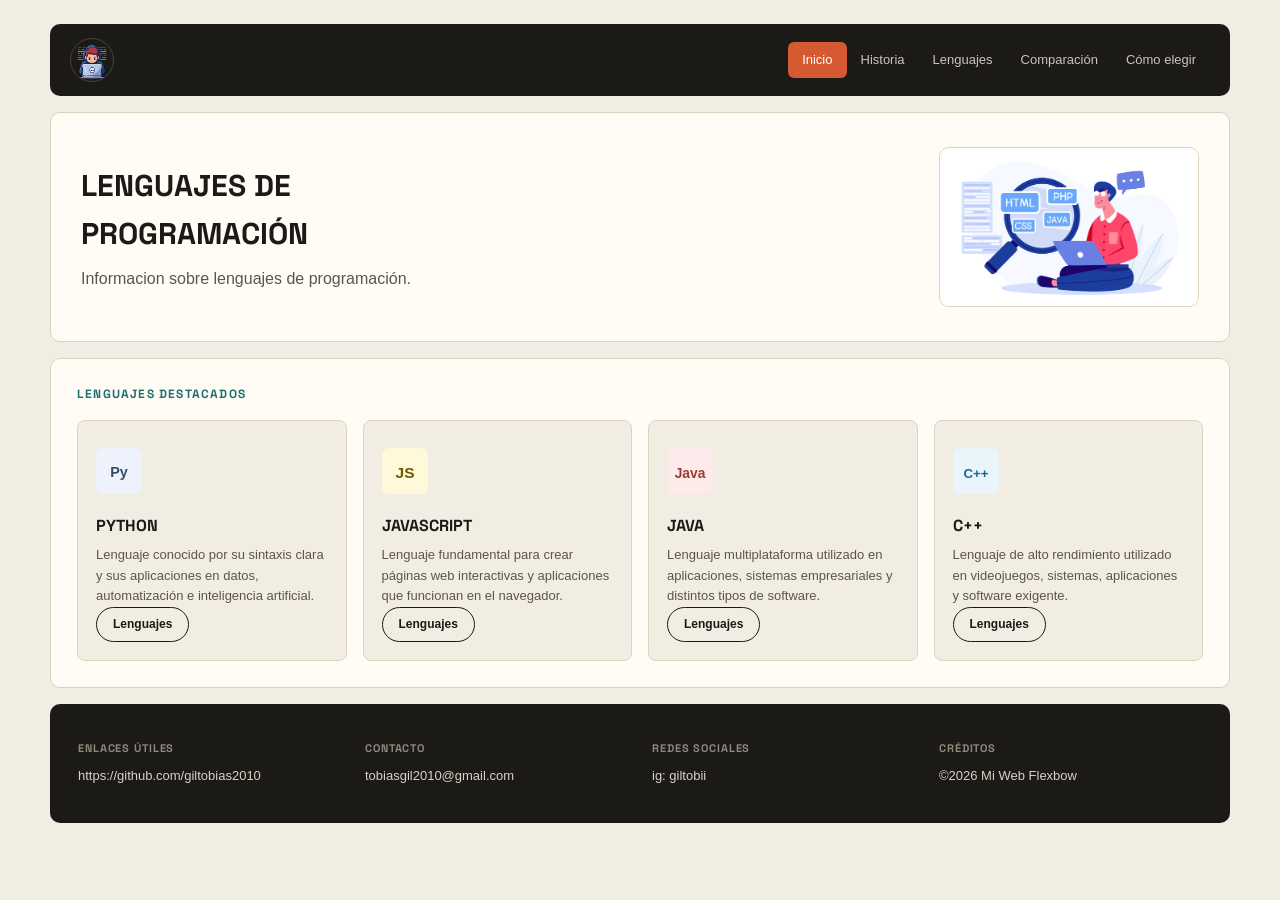
<file: index.html>
<!DOCTYPE html>
<html lang="es">
<head>
    <meta charset="UTF-8">
    <meta name="viewport" content="width=device-width, initial-scale=1.0">
    <title>Lenguajes de Programación</title>
    <link rel="preconnect" href="https://fonts.googleapis.com">
    <link rel="preconnect" href="https://fonts.gstatic.com" crossorigin>
    <link href="https://fonts.googleapis.com/css2?family=JetBrains+Mono:wght@500;700&family=Space+Grotesk:wght@500;600;700&display=swap" rel="stylesheet">
    <link rel="stylesheet" href="style.css">
</head>
<body>
    <div class="container">

        <header class="header">
           <img src="img/logoperfil.png" alt="Logo" class="logo">
            <nav class="nav">
                <ul>
                    <li><a class="active" href="index.html">Inicio</a></li>
                    <li><a href="historia.html">Historia</a></li>
                    <li><a href="lenguajes.html">Lenguajes</a></li>
                    <li><a href="comparacion.html">Comparación</a></li>
                    <li><a href="como-elegir.html">Cómo elegir</a></li>
                </ul>
            </nav>
        </header>

        <section class="hero">
            <div class="hero-text">
                <h1>LENGUAJES DE PROGRAMACIÓN</h1>
                <p>Informacion sobre lenguajes de programación.</p>
            </div>
            <div class="hero-image">
                <img src="img/lenguajes-scaled.jpg" alt="Ilustración de lenguajes de programación">
            </div>
        </section>

        <section class="cards-section">
            <h2 class="section-title">Lenguajes destacados</h2>

            <div class="cards">
                <div class="card">
                    <div class="card-image">
                        <img src="img/python.svg" alt="Python">
                    </div>
                    <h3>PYTHON</h3>
                    <p>Lenguaje conocido por su sintaxis clara y sus aplicaciones en datos, automatización e inteligencia artificial.</p>
                    <a class="button" href="lenguajes.html#python">Lenguajes</a>
                </div>

                <div class="card">
                    <div class="card-image">
                        <img src="img/javascript.svg" alt="JavaScript">
                    </div>
                    <h3>JAVASCRIPT</h3>
                    <p>Lenguaje fundamental para crear páginas web interactivas y aplicaciones que funcionan en el navegador.</p>
                    <a class="button" href="lenguajes.html#javascript">Lenguajes</a>
                </div>

                <div class="card">
                    <div class="card-image">
                        <img src="img/java.svg" alt="Java">
                    </div>
                    <h3>JAVA</h3>
                    <p>Lenguaje multiplataforma utilizado en aplicaciones, sistemas empresariales y distintos tipos de software.</p>
                    <a class="button" href="lenguajes.html#java">Lenguajes</a>
                </div>

                <div class="card">
                    <div class="card-image">
                        <img src="img/cpp.svg" alt="C++">
                    </div>
                    <h3>C++</h3>
                    <p>Lenguaje de alto rendimiento utilizado en videojuegos, sistemas, aplicaciones y software exigente.</p>
                    <a class="button" href="lenguajes.html#cpp">Lenguajes</a>
                </div>
            </div>
        </section>

        <footer class="footer">
            <div class="footer-column">
                <h3>Enlaces útiles</h3>
                <p>https://github.com/giltobias2010</p>
            </div>
            <div class="footer-column">
                <h3>Contacto</h3>
                <p>tobiasgil2010@gmail.com</p>
            </div>
            <div class="footer-column">
                <h3>Redes sociales</h3>
                <p>ig: giltobii</p>
            </div>
            <div class="footer-column">
                <h3>Créditos</h3>
                <p>©2026 Mi Web Flexbow</p>
            </div>
        </footer>

    </div>
</body>
</html>
</file>
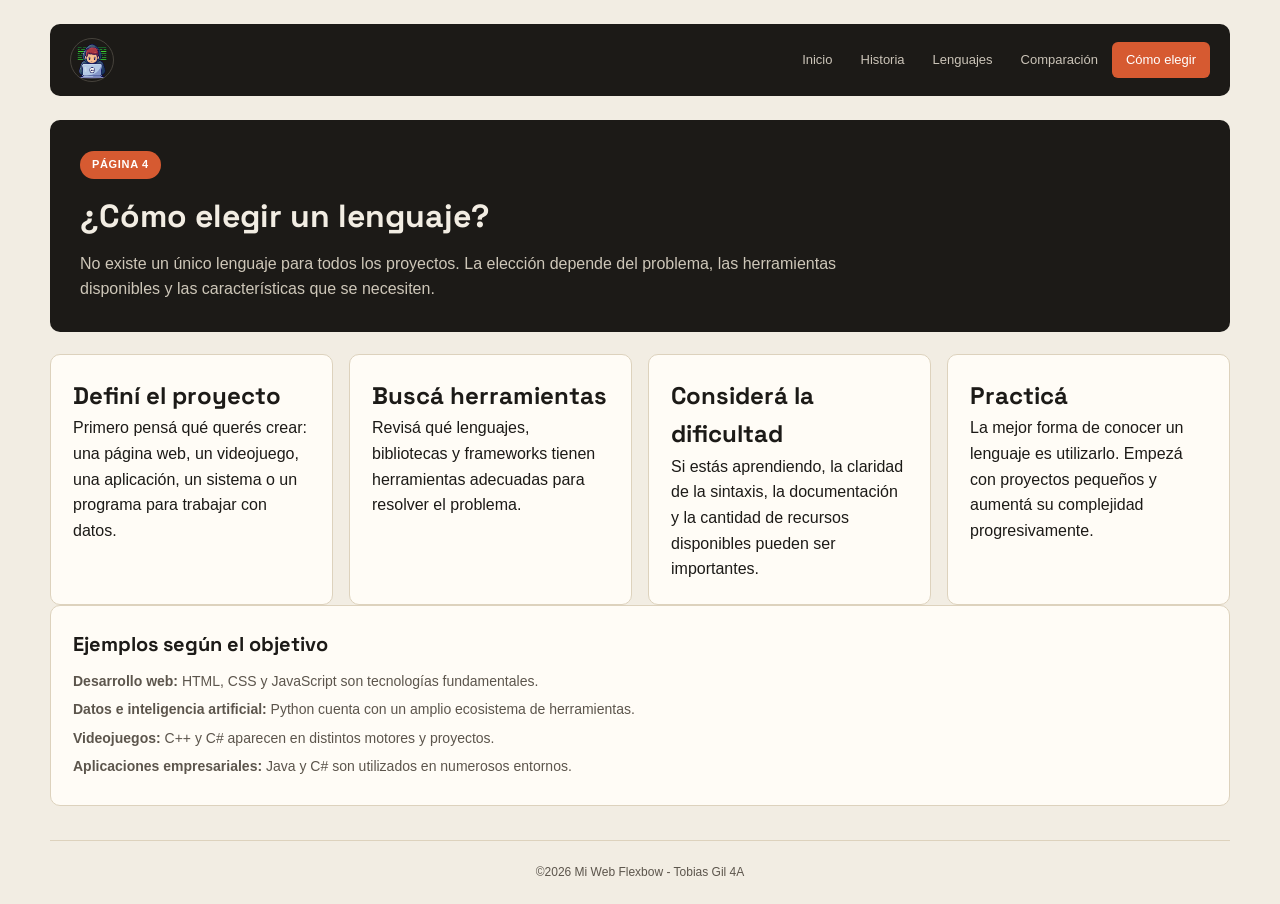
<file: como-elegir.html>
<!DOCTYPE html>
<html lang="es">
<head>
    <meta charset="UTF-8">
    <meta name="viewport" content="width=device-width, initial-scale=1.0">
    <title>Cómo elegir un lenguaje</title>
    <link rel="preconnect" href="https://fonts.googleapis.com">
    <link rel="preconnect" href="https://fonts.gstatic.com" crossorigin>
    <link href="https://fonts.googleapis.com/css2?family=JetBrains+Mono:wght@500;700&family=Space+Grotesk:wght@500;600;700&display=swap" rel="stylesheet">
    <link rel="stylesheet" href="style.css">
</head>
<body>
<div class="container">
<header class="header">
    <img src="img/logoperfil.png" alt="Logo" class="logo">
    <nav class="nav">
            <ul>
                <li><a href="index.html">Inicio</a></li>
                <li><a href="historia.html">Historia</a></li>
                <li><a href="lenguajes.html">Lenguajes</a></li>
                <li><a href="comparacion.html">Comparación</a></li>
                <li><a class="active" href="como-elegir.html">Cómo elegir</a></li>
            </ul>
        </nav>
</header>

<section class="page-header">
    <span class="tag">PÁGINA 4</span>
    <h1>¿Cómo elegir un lenguaje?</h1>
    <p>No existe un único lenguaje para todos los proyectos. La elección depende del problema, las herramientas disponibles y las características que se necesiten.</p>
</section>

<main class="content">
<div class="steps">
    <div class="step">
        <h2>Definí el proyecto</h2>
        <p>Primero pensá qué querés crear: una página web, un videojuego, una aplicación, un sistema o un programa para trabajar con datos.</p>
    </div>

    <div class="step">
        <h2>Buscá herramientas</h2>
        <p>Revisá qué lenguajes, bibliotecas y frameworks tienen herramientas adecuadas para resolver el problema.</p>
    </div>

    <div class="step">
        <h2>Considerá la dificultad</h2>
        <p>Si estás aprendiendo, la claridad de la sintaxis, la documentación y la cantidad de recursos disponibles pueden ser importantes.</p>
    </div>

    <div class="step">
        <h2>Practicá</h2>
        <p>La mejor forma de conocer un lenguaje es utilizarlo. Empezá con proyectos pequeños y aumentá su complejidad progresivamente.</p>
    </div>
</div>

<section class="info-box info-box-full">
    <h2>Ejemplos según el objetivo</h2>
    <p><strong>Desarrollo web:</strong> HTML, CSS y JavaScript son tecnologías fundamentales.</p>
    <p><strong>Datos e inteligencia artificial:</strong> Python cuenta con un amplio ecosistema de herramientas.</p>
    <p><strong>Videojuegos:</strong> C++ y C# aparecen en distintos motores y proyectos.</p>
    <p><strong>Aplicaciones empresariales:</strong> Java y C# son utilizados en numerosos entornos.</p>
</section>
</main>

<footer class="site-footer">©2026 Mi Web Flexbow - Tobias Gil 4A</footer>
</div>
</body>
</html>
</file>
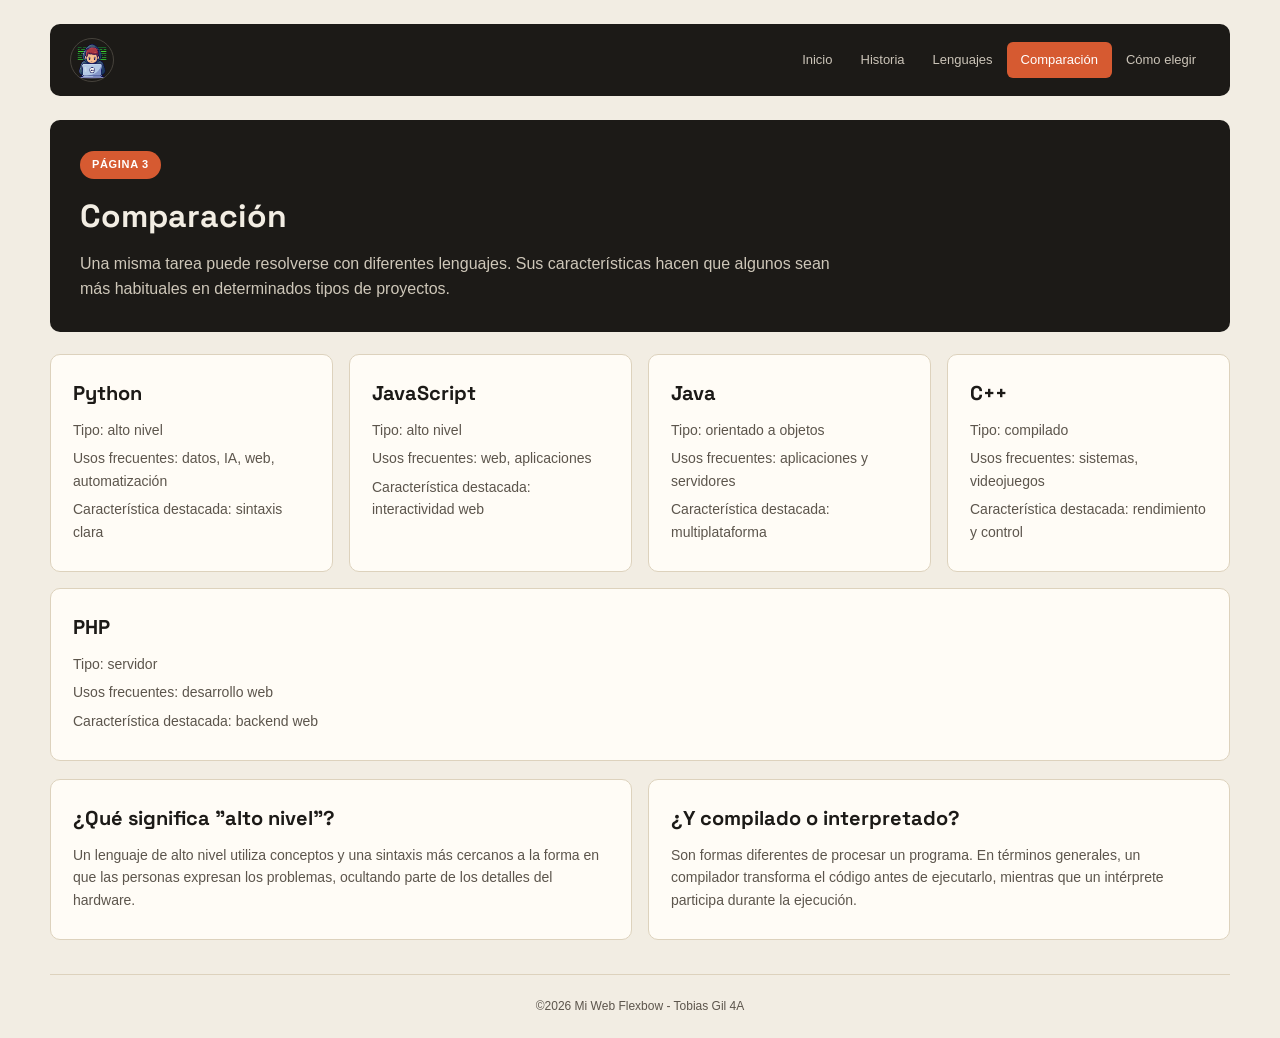
<file: comparacion.html>
<!DOCTYPE html>
<html lang="es">
<head>
    <meta charset="UTF-8">
    <meta name="viewport" content="width=device-width, initial-scale=1.0">
    <title>Comparación de lenguajes</title>
    <link rel="preconnect" href="https://fonts.googleapis.com">
    <link rel="preconnect" href="https://fonts.gstatic.com" crossorigin>
    <link href="https://fonts.googleapis.com/css2?family=JetBrains+Mono:wght@500;700&family=Space+Grotesk:wght@500;600;700&display=swap" rel="stylesheet">
    <link rel="stylesheet" href="style.css">
</head>
<body>
<div class="container">
<header class="header">
    <img src="img/logoperfil.png" alt="Logo" class="logo">
    <nav class="nav">
            <ul>
                <li><a href="index.html">Inicio</a></li>
                <li><a class="" href="historia.html">Historia</a></li>
                <li><a class="" href="lenguajes.html">Lenguajes</a></li>
                <li><a class="active" href="comparacion.html">Comparación</a></li>
                <li><a class="" href="como-elegir.html">Cómo elegir</a></li>
            </ul>
        </nav>
</header>

<section class="page-header">
    <span class="tag">PÁGINA 3</span>
    <h1>Comparación</h1>
    <p>Una misma tarea puede resolverse con diferentes lenguajes. Sus características hacen que algunos sean más habituales en determinados tipos de proyectos.</p>
</section>

<main class="content">
<div class="content-grid">
    <div class="info-box">
        <h2>Python</h2>
        <p>Tipo: alto nivel</p>
        <p>Usos frecuentes: datos, IA, web, automatización</p>
        <p>Característica destacada: sintaxis clara</p>
    </div>
    <div class="info-box">
        <h2>JavaScript</h2>
        <p>Tipo: alto nivel</p>
        <p>Usos frecuentes: web, aplicaciones</p>
        <p>Característica destacada: interactividad web</p>
    </div>
    <div class="info-box">
        <h2>Java</h2>
        <p>Tipo: orientado a objetos</p>
        <p>Usos frecuentes: aplicaciones y servidores</p>
        <p>Característica destacada: multiplataforma</p>
    </div>
    <div class="info-box">
        <h2>C++</h2>
        <p>Tipo: compilado</p>
        <p>Usos frecuentes: sistemas, videojuegos</p>
        <p>Característica destacada: rendimiento y control</p>
    </div>
    <div class="info-box">
        <h2>PHP</h2>
        <p>Tipo: servidor</p>
        <p>Usos frecuentes: desarrollo web</p>
        <p>Característica destacada: backend web</p>
    </div>
</div>

<div class="content-grid grid-spaced">
    <section class="info-box">
        <h2>¿Qué significa "alto nivel"?</h2>
        <p>Un lenguaje de alto nivel utiliza conceptos y una sintaxis más cercanos a la forma en que las personas expresan los problemas, ocultando parte de los detalles del hardware.</p>
    </section>
    <section class="info-box">
        <h2>¿Y compilado o interpretado?</h2>
        <p>Son formas diferentes de procesar un programa. En términos generales, un compilador transforma el código antes de ejecutarlo, mientras que un intérprete participa durante la ejecución.</p>
    </section>
</div>
</main>

<footer class="site-footer">©2026 Mi Web Flexbow - Tobias Gil 4A</footer>
</div>
</body>
</html>
</file>
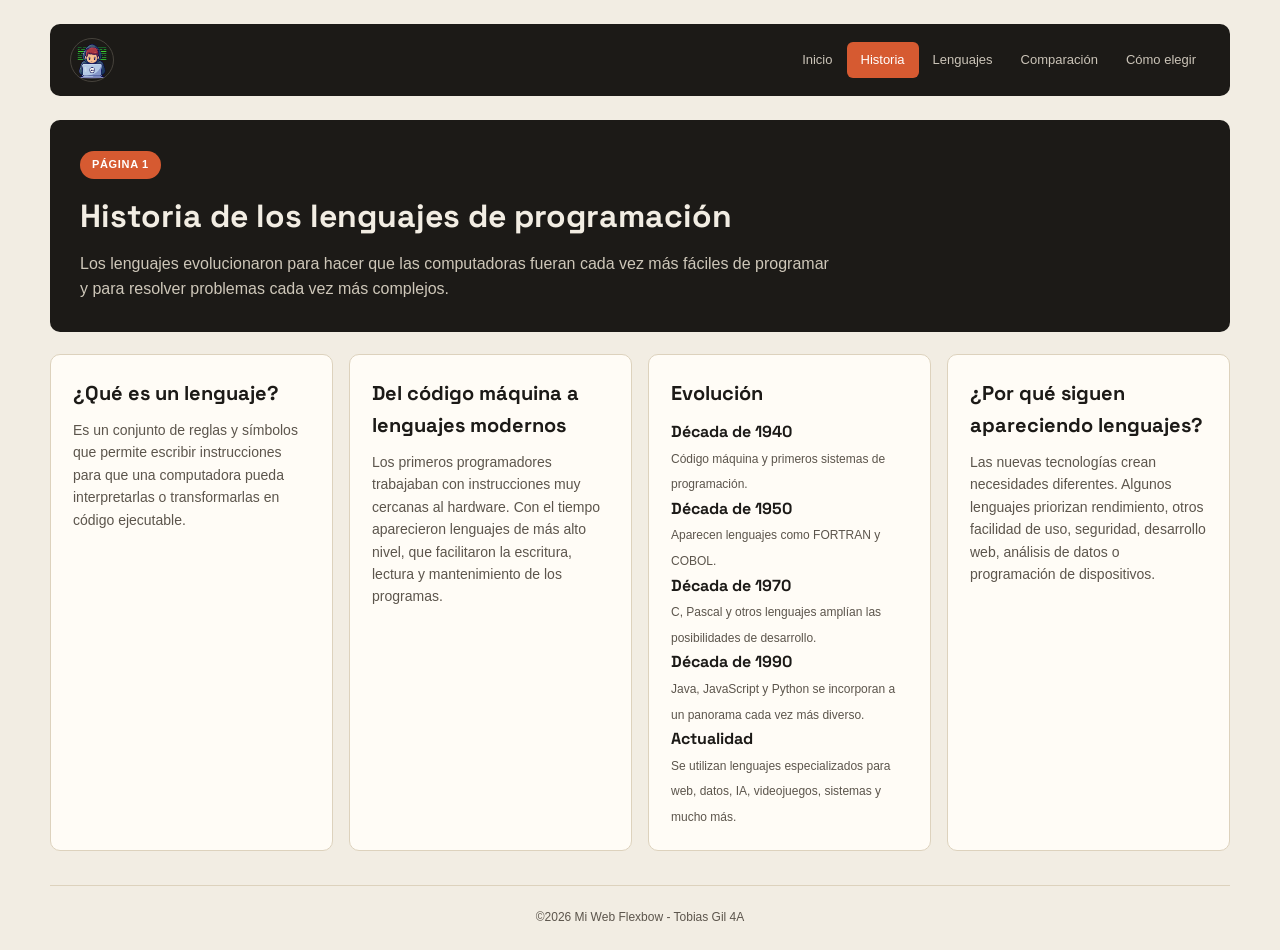
<file: historia.html>
<!DOCTYPE html>
<html lang="es">
<head>
    <meta charset="UTF-8">
    <meta name="viewport" content="width=device-width, initial-scale=1.0">
    <title>Historia de los lenguajes</title>
    <link rel="preconnect" href="https://fonts.googleapis.com">
    <link rel="preconnect" href="https://fonts.gstatic.com" crossorigin>
    <link href="https://fonts.googleapis.com/css2?family=JetBrains+Mono:wght@500;700&family=Space+Grotesk:wght@500;600;700&display=swap" rel="stylesheet">
    <link rel="stylesheet" href="style.css">
</head>
<body>
<div class="container">
<header class="header">
   <img src="img/logoperfil.png" alt="Logo"  class="logo">
    <nav class="nav">
            <ul>
                <li><a href="index.html">Inicio</a></li>
                <li><a class="active" href="historia.html">Historia</a></li>
                <li><a class="" href="lenguajes.html">Lenguajes</a></li>
                <li><a class="" href="comparacion.html">Comparación</a></li>
                <li><a class="" href="como-elegir.html">Cómo elegir</a></li>
            </ul>
        </nav>
</header>

<section class="page-header">
    <span class="tag">PÁGINA 1</span>
    <h1>Historia de los lenguajes de programación</h1>
    <p>Los lenguajes evolucionaron para hacer que las computadoras fueran cada vez más fáciles de programar y para resolver problemas cada vez más complejos.</p>
</section>

<main class="content">
<div class="content-grid">
    <section class="info-box">
        <h2>¿Qué es un lenguaje?</h2>
        <p>Es un conjunto de reglas y símbolos que permite escribir instrucciones para que una computadora pueda interpretarlas o transformarlas en código ejecutable.</p>
    </section>

    <section class="info-box">
        <h2>Del código máquina a lenguajes modernos</h2>
        <p>Los primeros programadores trabajaban con instrucciones muy cercanas al hardware. Con el tiempo aparecieron lenguajes de más alto nivel, que facilitaron la escritura, lectura y mantenimiento de los programas.</p>
    </section>

    <section class="info-box">
        <h2>Evolución</h2>
        <div class="timeline">
            <div class="timeline-item">
                <h3>Década de 1940</h3>
                <span>Código máquina y primeros sistemas de programación.</span>
            </div>
            <div class="timeline-item">
                <h3>Década de 1950</h3>
                <span>Aparecen lenguajes como FORTRAN y COBOL.</span>
            </div>
            <div class="timeline-item">
                <h3>Década de 1970</h3>
                <span>C, Pascal y otros lenguajes amplían las posibilidades de desarrollo.</span>
            </div>
            <div class="timeline-item">
                <h3>Década de 1990</h3>
                <span>Java, JavaScript y Python se incorporan a un panorama cada vez más diverso.</span>
            </div>
            <div class="timeline-item">
                <h3>Actualidad</h3>
                <span>Se utilizan lenguajes especializados para web, datos, IA, videojuegos, sistemas y mucho más.</span>
            </div>
        </div>
    </section>

    <section class="info-box">
        <h2>¿Por qué siguen apareciendo lenguajes?</h2>
        <p>Las nuevas tecnologías crean necesidades diferentes. Algunos lenguajes priorizan rendimiento, otros facilidad de uso, seguridad, desarrollo web, análisis de datos o programación de dispositivos.</p>
    </section>
</div>
</main>

<footer class="site-footer">©2026 Mi Web Flexbow - Tobias Gil 4A</footer>
</div>
</body>
</html>
</file>
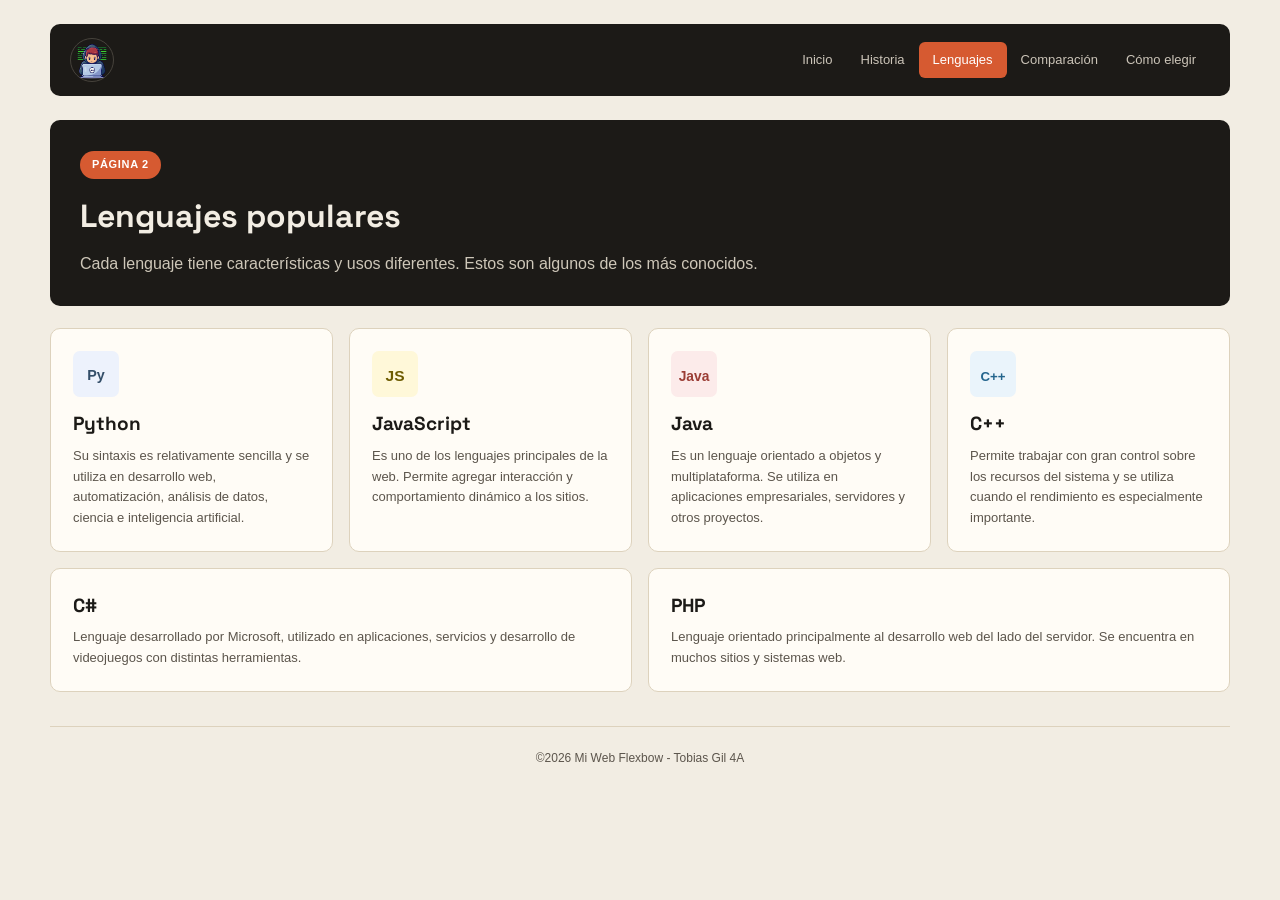
<file: lenguajes.html>
<!DOCTYPE html>
<html lang="es">
<head>
    <meta charset="UTF-8">
    <meta name="viewport" content="width=device-width, initial-scale=1.0">
    <title>Lenguajes populares</title>
    <link rel="preconnect" href="https://fonts.googleapis.com">
    <link rel="preconnect" href="https://fonts.gstatic.com" crossorigin>
    <link href="https://fonts.googleapis.com/css2?family=JetBrains+Mono:wght@500;700&family=Space+Grotesk:wght@500;600;700&display=swap" rel="stylesheet">
    <link rel="stylesheet" href="style.css">
</head>
<body>
<div class="container">
<header class="header">
<img src="img/logoperfil.png" alt="Logo"  class="logo">
    <nav class="nav">
            <ul>
                <li><a href="index.html">Inicio</a></li>
                <li><a class="" href="historia.html">Historia</a></li>
                <li><a class="active" href="lenguajes.html">Lenguajes</a></li>
                <li><a class="" href="comparacion.html">Comparación</a></li>
                <li><a class="" href="como-elegir.html">Cómo elegir</a></li>
            </ul>
        </nav>
</header>

<section class="page-header">
    <span class="tag">PÁGINA 2</span>
    <h1>Lenguajes populares</h1>
    <p>Cada lenguaje tiene características y usos diferentes. Estos son algunos de los más conocidos.</p>
</section>

<main class="content">
<div class="content-grid">
    <div class="language-card" id="python">
        <img src="img/python.svg" alt="Python">
        <h2>Python</h2>
        <p>Su sintaxis es relativamente sencilla y se utiliza en desarrollo web, automatización, análisis de datos, ciencia e inteligencia artificial.</p>
    </div>

    <div class="language-card" id="javascript">
        <img src="img/javascript.svg" alt="JavaScript">
        <h2>JavaScript</h2>
        <p>Es uno de los lenguajes principales de la web. Permite agregar interacción y comportamiento dinámico a los sitios.</p>
    </div>

    <div class="language-card" id="java">
        <img src="img/java.svg" alt="Java">
        <h2>Java</h2>
        <p>Es un lenguaje orientado a objetos y multiplataforma. Se utiliza en aplicaciones empresariales, servidores y otros proyectos.</p>
    </div>

    <div class="language-card" id="cpp">
        <img src="img/cpp.svg" alt="C++">
        <h2>C++</h2>
        <p>Permite trabajar con gran control sobre los recursos del sistema y se utiliza cuando el rendimiento es especialmente importante.</p>
    </div>

    <div class="language-card">
        <h2>C#</h2>
        <p>Lenguaje desarrollado por Microsoft, utilizado en aplicaciones, servicios y desarrollo de videojuegos con distintas herramientas.</p>
    </div>

    <div class="language-card">
        <h2>PHP</h2>
        <p>Lenguaje orientado principalmente al desarrollo web del lado del servidor. Se encuentra en muchos sitios y sistemas web.</p>
    </div>
</div>
</main>

<footer class="site-footer">©2026 Mi Web Flexbow - Tobias Gil 4A</footer>
</div>
</body>
</html>
</file>
<file: style.css>
* {
    box-sizing: border-box;
    margin: 0;
    padding: 0;
}

body {
    font-family: 'Inter', Arial, sans-serif;
    background: #f2ede3;
    color: #1c1a17;
    line-height: 1.6;
}

a {
    color: inherit;
    text-decoration: none;
}

img {
    max-width: 100%;
    display: block;
}

h1, h2, h3 {
    font-family: 'Space Grotesk', Arial, sans-serif;
}

.container {
    width: min(1180px, 94%);
    margin: 0 auto;
}

.header {
    margin-top: 24px;
    padding: 14px 20px;
    border-radius: 10px;
    background: #1c1a17;
    display: flex;
    flex-direction: row;
    justify-content: space-between;
    align-items: center;
}

.logo {
    display: flex;
    width: 44px;
    height: 44px;
    border: 1px solid #47433c;
    border-radius: 50%;
    overflow: hidden;
}

.logo img {
    width: 100%;
    height: 100%;
    object-fit: cover;
}

.nav ul {
    display: flex;
    flex-direction: row;
    flex-wrap: wrap;
    list-style: none;
}

.nav li a {
    display: block;
    padding: 8px 14px;
    font-size: 13px;
    font-weight: 500;
    color: #cbc4b8;
    border-radius: 6px;
    transition: 0.2s ease;
}

.nav li a:hover,
.nav li a.active {
    background: #d65a31;
    color: #fff;
}

.hero {
    margin-top: 16px;
    padding: 34px 30px;
    border-radius: 10px;
    background: #fffcf6;
    border: 1px solid #ddd2bd;
    display: flex;
    flex-direction: row;
    align-items: center;
    justify-content: space-between;
    gap: 26px;
}

.hero-text h1 {
    font-size: 30px;
    margin-bottom: 8px;
    max-width: 20ch;
}

.hero-text p {
    color: #5c554c;
    max-width: 46ch;
}

.hero-image {
    width: 260px;
    height: 160px;
    border-radius: 10px;
    overflow: hidden;
    border: 1px solid #ddd2bd;
    display: flex;
    align-items: center;
    justify-content: center;
}

.hero-image img {
    width: 100%;
    height: 100%;
    object-fit: cover;
}

.cards-section {
    margin-top: 16px;
    padding: 26px;
    border-radius: 10px;
    background: #fffcf6;
    border: 1px solid #ddd2bd;
}

.section-title {
    color: #1f6f6b;
    font-size: 12px;
    font-weight: 700;
    letter-spacing: 0.1em;
    text-transform: uppercase;
    margin-bottom: 16px;
}

.cards {
    display: flex;
    flex-direction: row;
    flex-wrap: wrap;
    justify-content: space-between;
    align-items: stretch;
    gap: 16px;
}

.card {
    flex: 1 1 220px;
    padding: 18px;
    border: 1px solid #ddd2bd;
    border-radius: 8px;
    background: #f2ede3;
    display: flex;
    flex-direction: column;
    transition: 0.2s ease;
}

.card:hover {
    transform: translateY(-3px);
    box-shadow: 0 10px 22px rgba(28, 26, 23, 0.1);
}

.card-image {
    height: 64px;
    display: flex;
    align-items: center;
    margin-bottom: 10px;
}

.card-image img {
    height: 46px;
    width: auto;
}

.card h3 {
    font-size: 16px;
    margin-bottom: 6px;
}

.card p {
    font-size: 13px;
    color: #5c554c;
}

.button {
    align-self: flex-start;
    margin-top: auto;
    padding: 7px 16px;
    border: 1px solid #1c1a17;
    border-radius: 30px;
    background: transparent;
    color: #1c1a17;
    font-size: 12px;
    font-weight: 600;
    transition: 0.2s ease;
}

.button:hover {
    background: #1c1a17;
    color: #f2ede3;
}

.footer {
    margin-top: 16px;
    margin-bottom: 32px;
    padding: 24px;
    border-radius: 10px;
    background: #1c1a17;
    display: flex;
    flex-direction: row;
    flex-wrap: wrap;
    gap: 16px;
}

.footer-column {
    flex: 1 1 200px;
    padding: 12px 4px;
}

.footer-column h3 {
    font-size: 11px;
    text-transform: uppercase;
    letter-spacing: 0.08em;
    color: #8f887c;
    margin-bottom: 8px;
}

.footer-column p,
.footer-column a {
    font-size: 13px;
    color: #d8d2c4;
}

.footer-column a:hover {
    color: #d65a31;
}

.page-header {
    margin-top: 24px;
    padding: 30px;
    border-radius: 10px;
    background: #1c1a17;
    color: #f2ede3;
}

.page-header .tag {
    display: inline-block;
    padding: 5px 12px;
    border-radius: 20px;
    background: #d65a31;
    color: #fff;
    font-size: 11px;
    font-weight: 700;
    letter-spacing: 0.06em;
    margin-bottom: 12px;
}

.page-header h1 {
    font-size: 32px;
    margin-bottom: 9px;
}

.page-header p {
    max-width: 760px;
    color: #cec7b9;
}

.content {
    margin: 22px 0 34px;
}

.content-grid {
    display: flex;
    flex-direction: row;
    flex-wrap: wrap;
    gap: 16px;
}

.grid-spaced {
    margin-top: 18px;
}

.info-box {
    flex: 1 1 280px;
    background: #fffcf6;
    border: 1px solid #ddd2bd;
    border-radius: 10px;
    padding: 22px;
}

.info-box-full {
    flex: 1 1 100%;
}

.info-box h2 {
    margin-bottom: 10px;
    font-size: 20px;
}

.info-box p {
    color: #5c554c;
    font-size: 14px;
    margin-bottom: 6px;
}

.timeline {
    margin-top: 10px;
}

.timeline-item h3 {
    font-size: 16px;
}

.timeline-item span {
    font-size: 12px;
    color: #5c554c;
}

.language-card {
    flex: 1 1 280px;
    background: #fffcf6;
    border: 1px solid #ddd2bd;
    border-radius: 10px;
    padding: 22px;
    transition: 0.2s ease;
}

.language-card:hover {
    transform: translateY(-3px);
    box-shadow: 0 10px 22px rgba(28, 26, 23, 0.1);
}

.language-card img {
    width: 46px;
    height: 46px;
    margin-bottom: 12px;
}

.language-card h2 {
    font-size: 19px;
    margin-bottom: 6px;
}

.language-card p {
    color: #5c554c;
    font-size: 13px;
}


.steps {
    display: flex;
    flex-direction: row;
    flex-wrap: wrap;
    gap: 16px;
}

.step {
    flex: 1 1 240px;
    padding: 22px;
    background: #fffcf6;
    border: 1px solid #ddd2bd;
    border-radius: 10px;
}

.site-footer {
    padding: 22px;
    text-align: center;
    color: #5c554c;
    font-size: 12px;
    border-top: 1px solid #ddd2bd;
}
</file>
